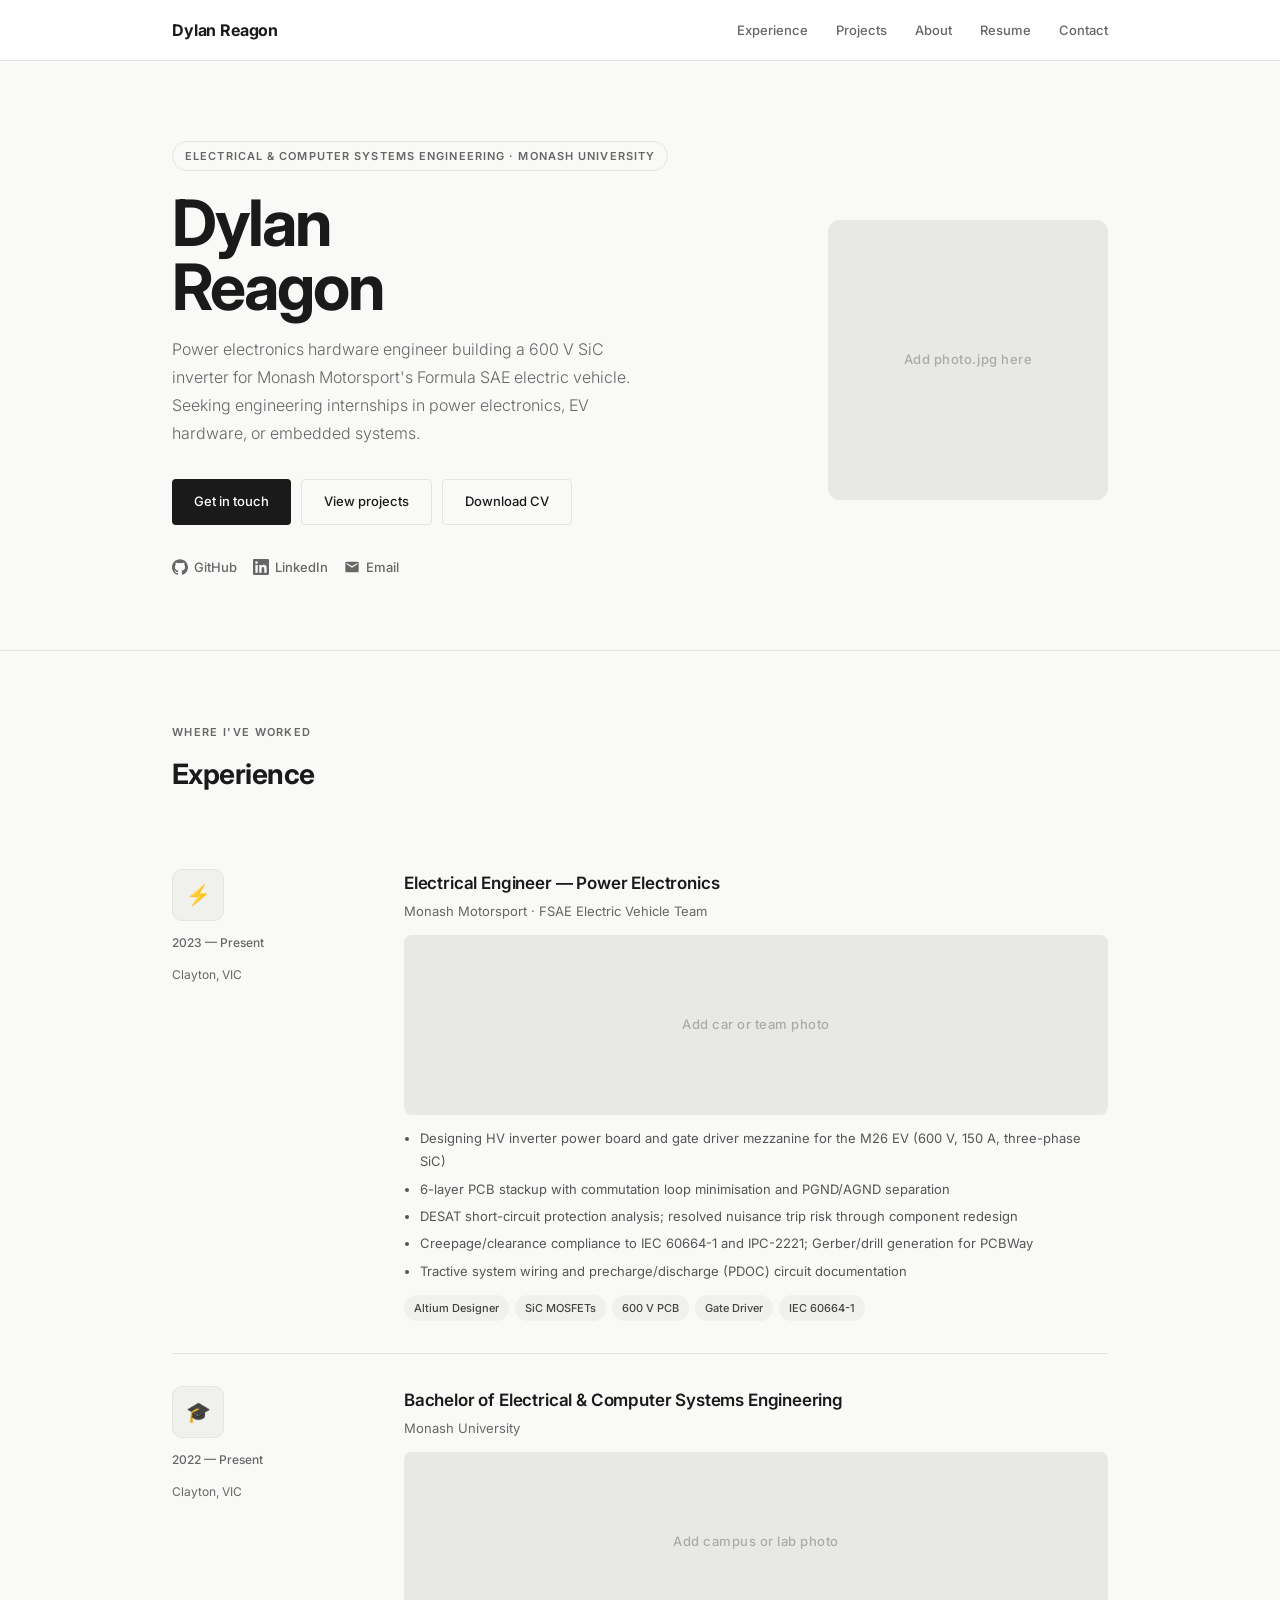
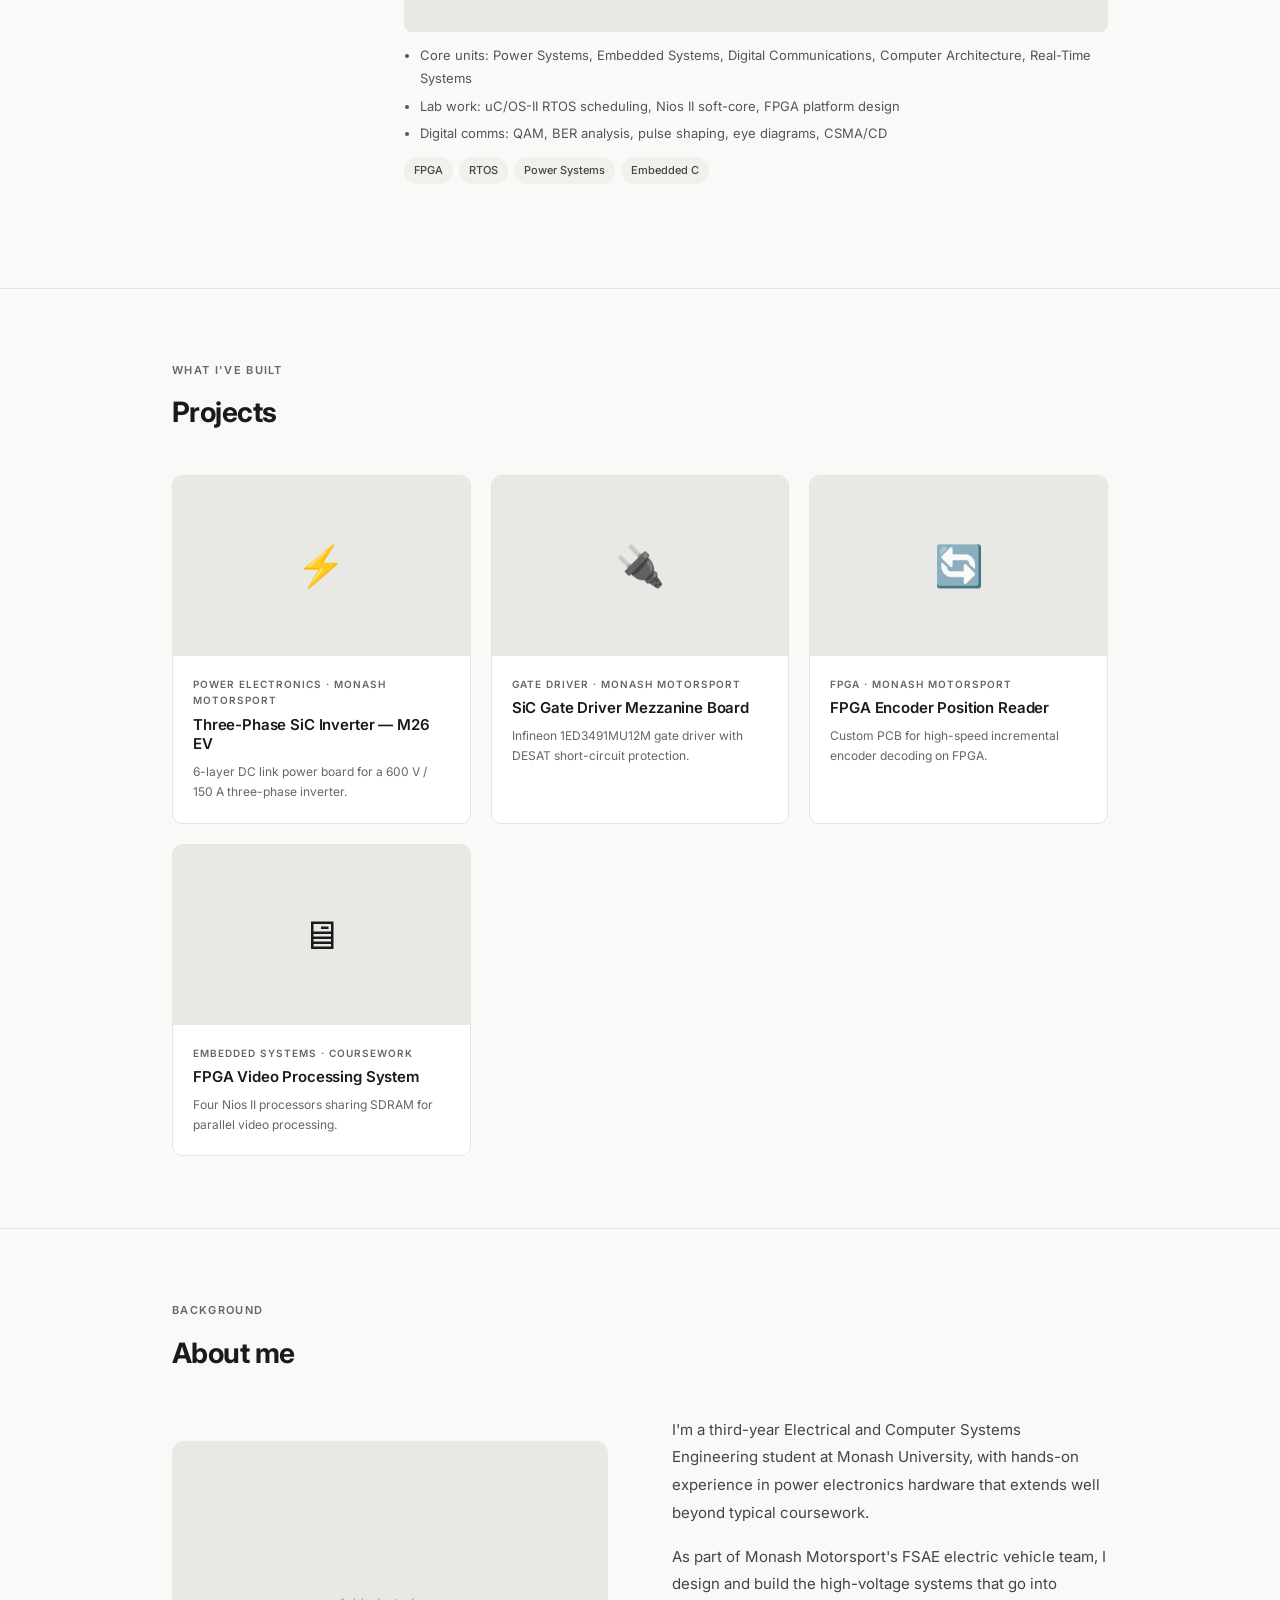
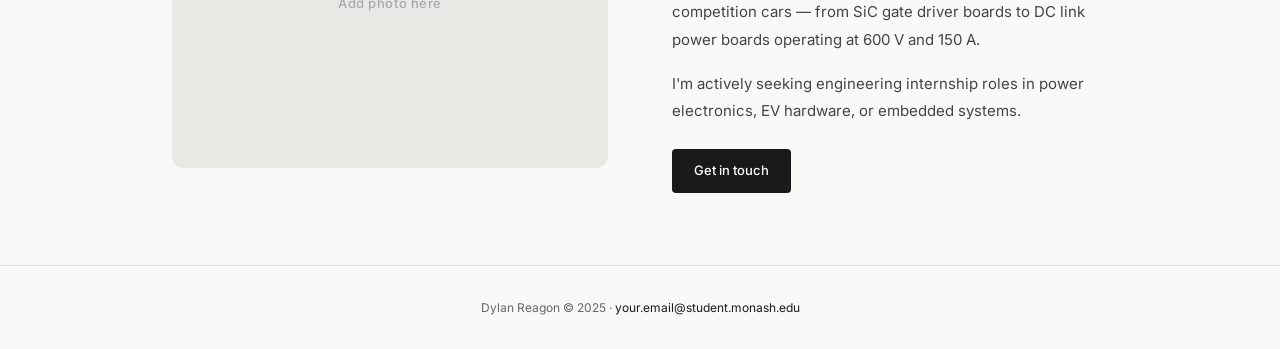
<file: index.html>
<!DOCTYPE html>
<html lang="en">
<head>
  <meta charset="UTF-8" />
  <meta name="viewport" content="width=device-width, initial-scale=1.0" />
  <title>Dylan Reagon — Electrical & Computer Systems Engineer</title>
  <link rel="preconnect" href="https://fonts.googleapis.com" />
  <link href="https://fonts.googleapis.com/css2?family=Inter:wght@300;400;500;600;700&display=swap" rel="stylesheet" />
  <link rel="stylesheet" href="style.css" />
  <style>
    /* HERO */
    #hero {
      padding: 80px 0 72px;
      border-bottom: 1px solid var(--border);
    }
    .hero-grid {
      display: grid;
      grid-template-columns: 1fr 280px;
      gap: 64px;
      align-items: center;
    }
    .hero-tag {
      display: inline-block;
      font-size: 11px; font-weight: 600;
      letter-spacing: 0.1em; text-transform: uppercase;
      color: var(--muted); margin-bottom: 20px;
      padding: 5px 12px;
      border: 1px solid var(--border); border-radius: 100px;
    }
    h1 {
      font-size: clamp(40px, 6vw, 64px);
      font-weight: 700; letter-spacing: -0.03em;
      line-height: 1.0; color: var(--text); margin-bottom: 16px;
    }
    .hero-sub {
      font-size: 16px; color: var(--muted);
      max-width: 480px; line-height: 1.75;
      margin-bottom: 32px; font-weight: 300;
    }
    .hero-btns { display: flex; gap: 10px; flex-wrap: wrap; margin-bottom: 32px; }
    .hero-photo {
      width: 100%; aspect-ratio: 1;
      border-radius: 12px; overflow: hidden;
    }
    .hero-photo img { width: 100%; height: 100%; object-fit: cover; display: block; }
    .hero-socials { display: flex; gap: 16px; }
    .hero-socials a {
      color: var(--muted); text-decoration: none;
      font-size: 13px; font-weight: 500;
      transition: color 0.2s; display: flex; align-items: center; gap: 6px;
    }
    .hero-socials a:hover { color: var(--text); }
    .hero-socials svg { width: 16px; height: 16px; fill: currentColor; }

    /* EXPERIENCE */
    #experience { padding: 72px 0; border-bottom: 1px solid var(--border); }
    .section-label {
      font-size: 11px; font-weight: 600; letter-spacing: 0.12em;
      text-transform: uppercase; color: var(--muted); margin-bottom: 10px;
    }
    h2 {
      font-size: 28px; font-weight: 700;
      letter-spacing: -0.02em; margin-bottom: 40px; color: var(--text);
    }
    .exp-item {
      display: grid; grid-template-columns: 200px 1fr;
      gap: 32px; padding: 32px 0;
      border-bottom: 1px solid var(--border);
    }
    .exp-item:last-child { border-bottom: none; }
    .exp-left { display: flex; flex-direction: column; gap: 12px; }
    .exp-logo {
      width: 52px; height: 52px; border-radius: 10px;
      background: var(--tag-bg); border: 1px solid var(--border);
      display: flex; align-items: center; justify-content: center;
      font-size: 20px;
    }
    .exp-date { font-size: 12px; color: var(--muted); font-weight: 500; }
    .exp-location { font-size: 12px; color: var(--muted); }
    .exp-role {
      font-size: 17px; font-weight: 600;
      color: var(--text); margin-bottom: 4px; letter-spacing: -0.01em;
    }
    .exp-org { font-size: 13px; color: var(--muted); margin-bottom: 12px; }
    .exp-img {
      width: 100%; height: 180px; border-radius: 8px; overflow: hidden;
      margin-bottom: 12px;
    }
    .exp-img img { width: 100%; height: 100%; object-fit: cover; }
    .exp-desc { font-size: 13px; line-height: 1.8; color: #555; }
    .exp-desc li { margin-left: 16px; margin-bottom: 4px; }

    /* PROJECTS */
    #projects { padding: 72px 0; border-bottom: 1px solid var(--border); }
    .projects-grid {
      display: grid;
      grid-template-columns: repeat(3, 1fr);
      gap: 20px;
    }
    .project-card {
      background: var(--white);
      border: 1px solid var(--border);
      border-radius: 10px; overflow: hidden;
      text-decoration: none; color: var(--text);
      transition: box-shadow 0.2s, transform 0.2s;
      display: flex; flex-direction: column;
    }
    .project-card:hover {
      box-shadow: 0 8px 32px rgba(0,0,0,0.08);
      transform: translateY(-3px);
    }
    .project-thumb {
      width: 100%; height: 180px;
      background: #e8e8e4;
      display: flex; align-items: center; justify-content: center;
      font-size: 40px;
    }
    .project-thumb img { width: 100%; height: 100%; object-fit: cover; }
    .project-info { padding: 20px; flex: 1; }
    .project-category {
      font-size: 10px; font-weight: 600; letter-spacing: 0.1em;
      text-transform: uppercase; color: var(--muted); margin-bottom: 6px;
    }
    .project-name {
      font-size: 15px; font-weight: 600;
      color: var(--text); margin-bottom: 8px; letter-spacing: -0.01em;
      line-height: 1.3;
    }
    .project-desc { font-size: 12px; color: var(--muted); line-height: 1.7; }

    /* ABOUT STRIP */
    #about { padding: 72px 0; }
    .about-grid { display: grid; grid-template-columns: 1fr 1fr; gap: 64px; align-items: center; }
    .about-img { width: 100%; aspect-ratio: 4/3; border-radius: 12px; overflow: hidden; }
    .about-img img { width: 100%; height: 100%; object-fit: cover; }
    .about-text p { font-size: 15px; line-height: 1.85; color: #444; margin-bottom: 16px; }
    .about-text p:last-of-type { margin-bottom: 24px; }

    @media (max-width: 700px) {
      .hero-grid { grid-template-columns: 1fr; }
      .hero-photo { display: none; }
      .projects-grid { grid-template-columns: 1fr 1fr; }
      .exp-item { grid-template-columns: 1fr; }
      .about-grid { grid-template-columns: 1fr; }
    }
    @media (max-width: 480px) {
      .projects-grid { grid-template-columns: 1fr; }
    }
  </style>
</head>
<body>

<nav>
  <div class="nav-inner">
    <a class="nav-logo" href="index.html">Dylan Reagon</a>
    <ul class="nav-links">
      <li><a href="#experience">Experience</a></li>
      <li><a href="#projects">Projects</a></li>
      <li><a href="#about">About</a></li>
      <li><a href="resume.pdf" target="_blank">Resume</a></li>
      <li><a href="contact.html">Contact</a></li>
    </ul>
  </div>
</nav>

<!-- HERO -->
<section id="hero">
  <div class="container">
    <div class="hero-grid">
      <div>
        <span class="hero-tag">Electrical & Computer Systems Engineering · Monash University</span>
        <h1>Dylan<br/>Reagon</h1>
        <p class="hero-sub">
          Power electronics hardware engineer building a 600 V SiC inverter for Monash Motorsport's Formula SAE electric vehicle. Seeking engineering internships in power electronics, EV hardware, or embedded systems.
        </p>
        <div class="hero-btns">
          <a class="btn btn-dark" href="contact.html">Get in touch</a>
          <a class="btn btn-outline" href="#projects">View projects</a>
          <a class="btn btn-outline" href="resume.pdf" target="_blank">Download CV</a>
        </div>
        <div class="hero-socials">
          <a href="https://github.com/dylan-reagon" target="_blank">
            <svg viewBox="0 0 24 24"><path d="M12 .297c-6.63 0-12 5.373-12 12 0 5.303 3.438 9.8 8.205 11.385.6.113.82-.258.82-.577 0-.285-.01-1.04-.015-2.04-3.338.724-4.042-1.61-4.042-1.61C4.422 18.07 3.633 17.7 3.633 17.7c-1.087-.744.084-.729.084-.729 1.205.084 1.838 1.236 1.838 1.236 1.07 1.835 2.809 1.305 3.495.998.108-.776.417-1.305.76-1.605-2.665-.3-5.466-1.332-5.466-5.93 0-1.31.465-2.38 1.235-3.22-.135-.303-.54-1.523.105-3.176 0 0 1.005-.322 3.3 1.23.96-.267 1.98-.399 3-.405 1.02.006 2.04.138 3 .405 2.28-1.552 3.285-1.23 3.285-1.23.645 1.653.24 2.873.12 3.176.765.84 1.23 1.91 1.23 3.22 0 4.61-2.805 5.625-5.475 5.92.42.36.81 1.096.81 2.22 0 1.606-.015 2.896-.015 3.286 0 .315.21.69.825.57C20.565 22.092 24 17.592 24 12.297c0-6.627-5.373-12-12-12"/></svg>
            GitHub
          </a>
          <a href="https://linkedin.com/in/yourprofile" target="_blank">
            <svg viewBox="0 0 24 24"><path d="M20.447 20.452h-3.554v-5.569c0-1.328-.027-3.037-1.852-3.037-1.853 0-2.136 1.445-2.136 2.939v5.667H9.351V9h3.414v1.561h.046c.477-.9 1.637-1.85 3.37-1.85 3.601 0 4.267 2.37 4.267 5.455v6.286zM5.337 7.433a2.062 2.062 0 01-2.063-2.065 2.064 2.064 0 112.063 2.065zm1.782 13.019H3.555V9h3.564v11.452zM22.225 0H1.771C.792 0 0 .774 0 1.729v20.542C0 23.227.792 24 1.771 24h20.451C23.2 24 24 23.227 24 22.271V1.729C24 .774 23.2 0 22.222 0h.003z"/></svg>
            LinkedIn
          </a>
          <a href="mailto:your.email@student.monash.edu">
            <svg viewBox="0 0 24 24"><path d="M20 4H4c-1.1 0-2 .9-2 2v12c0 1.1.9 2 2 2h16c1.1 0 2-.9 2-2V6c0-1.1-.9-2-2-2zm0 4l-8 5-8-5V6l8 5 8-5v2z"/></svg>
            Email
          </a>
        </div>
      </div>
      <div>
        <div class="hero-photo img-placeholder" style="aspect-ratio:1; border-radius:12px;">
          <!--
            Replace this div with:
            <img src="images/photo.jpg" alt="Dylan Reagon" />
          -->
          Add photo.jpg here
        </div>
      </div>
    </div>
  </div>
</section>

<!-- EXPERIENCE -->
<section id="experience">
  <div class="container">
    <p class="section-label">Where I've worked</p>
    <h2>Experience</h2>

    <div class="exp-item">
      <div class="exp-left">
        <div class="exp-logo">⚡</div>
        <div class="exp-date">2023 — Present</div>
        <div class="exp-location">Clayton, VIC</div>
      </div>
      <div>
        <div class="exp-role">Electrical Engineer — Power Electronics</div>
        <div class="exp-org">Monash Motorsport · FSAE Electric Vehicle Team</div>
        <div class="exp-img img-placeholder" style="height:180px; border-radius:8px; margin-bottom:12px;">
          <!-- Add team/car photo here: <img src="images/motorsport.jpg" alt="Monash Motorsport" /> -->
          Add car or team photo
        </div>
        <div class="exp-desc">
          <ul>
            <li>Designing HV inverter power board and gate driver mezzanine for the M26 EV (600 V, 150 A, three-phase SiC)</li>
            <li>6-layer PCB stackup with commutation loop minimisation and PGND/AGND separation</li>
            <li>DESAT short-circuit protection analysis; resolved nuisance trip risk through component redesign</li>
            <li>Creepage/clearance compliance to IEC 60664-1 and IPC-2221; Gerber/drill generation for PCBWay</li>
            <li>Tractive system wiring and precharge/discharge (PDOC) circuit documentation</li>
          </ul>
        </div>
        <div class="tags">
          <span class="tag">Altium Designer</span>
          <span class="tag">SiC MOSFETs</span>
          <span class="tag">600 V PCB</span>
          <span class="tag">Gate Driver</span>
          <span class="tag">IEC 60664-1</span>
        </div>
      </div>
    </div>

    <div class="exp-item">
      <div class="exp-left">
        <div class="exp-logo">🎓</div>
        <div class="exp-date">2022 — Present</div>
        <div class="exp-location">Clayton, VIC</div>
      </div>
      <div>
        <div class="exp-role">Bachelor of Electrical & Computer Systems Engineering</div>
        <div class="exp-org">Monash University</div>
        <div class="exp-img img-placeholder" style="height:180px; border-radius:8px; margin-bottom:12px;">
          <!-- Add campus/lab photo: <img src="images/monash.jpg" alt="Monash University" /> -->
          Add campus or lab photo
        </div>
        <div class="exp-desc">
          <ul>
            <li>Core units: Power Systems, Embedded Systems, Digital Communications, Computer Architecture, Real-Time Systems</li>
            <li>Lab work: uC/OS-II RTOS scheduling, Nios II soft-core, FPGA platform design</li>
            <li>Digital comms: QAM, BER analysis, pulse shaping, eye diagrams, CSMA/CD</li>
          </ul>
        </div>
        <div class="tags">
          <span class="tag">FPGA</span>
          <span class="tag">RTOS</span>
          <span class="tag">Power Systems</span>
          <span class="tag">Embedded C</span>
        </div>
      </div>
    </div>

  </div>
</section>

<!-- PROJECTS -->
<section id="projects">
  <div class="container">
    <p class="section-label">What I've built</p>
    <h2>Projects</h2>
    <div class="projects-grid">

      <a class="project-card" href="projects/inverter.html">
        <div class="project-thumb">⚡</div>
        <div class="project-info">
          <div class="project-category">Power Electronics · Monash Motorsport</div>
          <div class="project-name">Three-Phase SiC Inverter — M26 EV</div>
          <p class="project-desc">6-layer DC link power board for a 600 V / 150 A three-phase inverter.</p>
        </div>
      </a>

      <a class="project-card" href="projects/gate-driver.html">
        <div class="project-thumb">🔌</div>
        <div class="project-info">
          <div class="project-category">Gate Driver · Monash Motorsport</div>
          <div class="project-name">SiC Gate Driver Mezzanine Board</div>
          <p class="project-desc">Infineon 1ED3491MU12M gate driver with DESAT short-circuit protection.</p>
        </div>
      </a>

      <a class="project-card" href="projects/encoder.html">
        <div class="project-thumb">🔄</div>
        <div class="project-info">
          <div class="project-category">FPGA · Monash Motorsport</div>
          <div class="project-name">FPGA Encoder Position Reader</div>
          <p class="project-desc">Custom PCB for high-speed incremental encoder decoding on FPGA.</p>
        </div>
      </a>

      <a class="project-card" href="projects/fpga-video.html">
        <div class="project-thumb">🖥</div>
        <div class="project-info">
          <div class="project-category">Embedded Systems · Coursework</div>
          <div class="project-name">FPGA Video Processing System</div>
          <p class="project-desc">Four Nios II processors sharing SDRAM for parallel video processing.</p>
        </div>
      </a>

    </div>
  </div>
</section>

<!-- ABOUT -->
<section id="about">
  <div class="container">
    <p class="section-label">Background</p>
    <h2>About me</h2>
    <div class="about-grid">
      <div class="about-img img-placeholder" style="aspect-ratio:4/3; border-radius:12px;">
        <!-- Add a photo of yourself or your work: <img src="images/about.jpg" alt="Dylan" /> -->
        Add photo here
      </div>
      <div class="about-text">
        <p>I'm a third-year Electrical and Computer Systems Engineering student at Monash University, with hands-on experience in power electronics hardware that extends well beyond typical coursework.</p>
        <p>As part of Monash Motorsport's FSAE electric vehicle team, I design and build the high-voltage systems that go into competition cars — from SiC gate driver boards to DC link power boards operating at 600 V and 150 A.</p>
        <p>I'm actively seeking engineering internship roles in power electronics, EV hardware, or embedded systems.</p>
        <a class="btn btn-dark" href="contact.html">Get in touch</a>
      </div>
    </div>
  </div>
</section>

<footer>
  <p>Dylan Reagon © 2025 · <a href="mailto:your.email@student.monash.edu">your.email@student.monash.edu</a></p>
</footer>

</body>
</html>
</file>
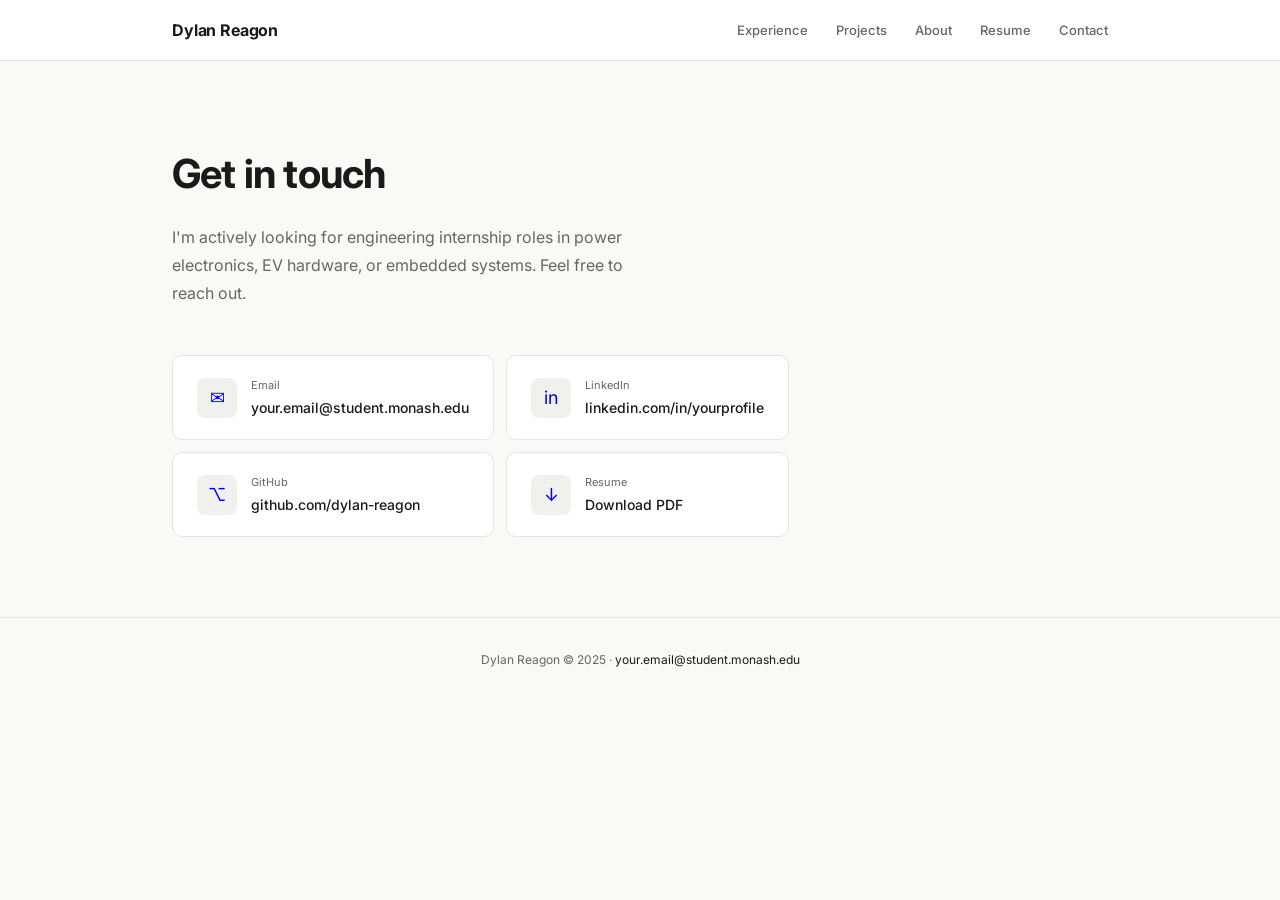
<file: contact.html>
<!DOCTYPE html>
<html lang="en">
<head>
  <meta charset="UTF-8" />
  <meta name="viewport" content="width=device-width, initial-scale=1.0" />
  <title>Contact — Dylan Reagon</title>
  <link rel="preconnect" href="https://fonts.googleapis.com" />
  <link href="https://fonts.googleapis.com/css2?family=Inter:wght@300;400;500;600;700&display=swap" rel="stylesheet" />
  <link rel="stylesheet" href="style.css" />
  <style>
    .contact-page { padding: 80px 0; }
    .contact-page h1 {
      font-size: 40px; font-weight: 700;
      letter-spacing: -0.02em; margin-bottom: 16px;
    }
    .contact-page p { font-size: 16px; color: var(--muted); max-width: 480px; line-height: 1.75; margin-bottom: 48px; }
    .contact-grid { display: grid; grid-template-columns: 1fr 1fr; gap: 12px; max-width: 560px; }
    .contact-card {
      display: flex; align-items: center; gap: 14px;
      background: var(--white); border: 1px solid var(--border);
      border-radius: 10px; padding: 20px 24px;
      text-decoration: none; transition: box-shadow 0.2s;
    }
    .contact-card:hover { box-shadow: 0 4px 20px rgba(0,0,0,0.07); }
    .contact-icon {
      width: 40px; height: 40px; border-radius: 8px;
      background: var(--tag-bg); display: flex;
      align-items: center; justify-content: center; font-size: 18px;
    }
    .contact-label { font-size: 11px; color: var(--muted); margin-bottom: 2px; }
    .contact-value { font-size: 14px; color: var(--text); font-weight: 500; }
  </style>
</head>
<body>
<nav>
  <div class="nav-inner">
    <a class="nav-logo" href="index.html">Dylan Reagon</a>
    <ul class="nav-links">
      <li><a href="index.html#experience">Experience</a></li>
      <li><a href="index.html#projects">Projects</a></li>
      <li><a href="index.html#about">About</a></li>
      <li><a href="resume.pdf" target="_blank">Resume</a></li>
      <li><a href="contact.html">Contact</a></li>
    </ul>
  </div>
</nav>
<section class="contact-page">
  <div class="container">
    <h1>Get in touch</h1>
    <p>I'm actively looking for engineering internship roles in power electronics, EV hardware, or embedded systems. Feel free to reach out.</p>
    <div class="contact-grid">
      <a class="contact-card" href="mailto:your.email@student.monash.edu">
        <div class="contact-icon">✉</div>
        <div><div class="contact-label">Email</div><div class="contact-value">your.email@student.monash.edu</div></div>
      </a>
      <a class="contact-card" href="https://linkedin.com/in/yourprofile" target="_blank">
        <div class="contact-icon">in</div>
        <div><div class="contact-label">LinkedIn</div><div class="contact-value">linkedin.com/in/yourprofile</div></div>
      </a>
      <a class="contact-card" href="https://github.com/dylan-reagon" target="_blank">
        <div class="contact-icon">⌥</div>
        <div><div class="contact-label">GitHub</div><div class="contact-value">github.com/dylan-reagon</div></div>
      </a>
      <a class="contact-card" href="resume.pdf" target="_blank">
        <div class="contact-icon">↓</div>
        <div><div class="contact-label">Resume</div><div class="contact-value">Download PDF</div></div>
      </a>
    </div>
  </div>
</section>
<footer>
  <p>Dylan Reagon © 2025 · <a href="mailto:your.email@student.monash.edu">your.email@student.monash.edu</a></p>
</footer>
</body>
</html>
</file>
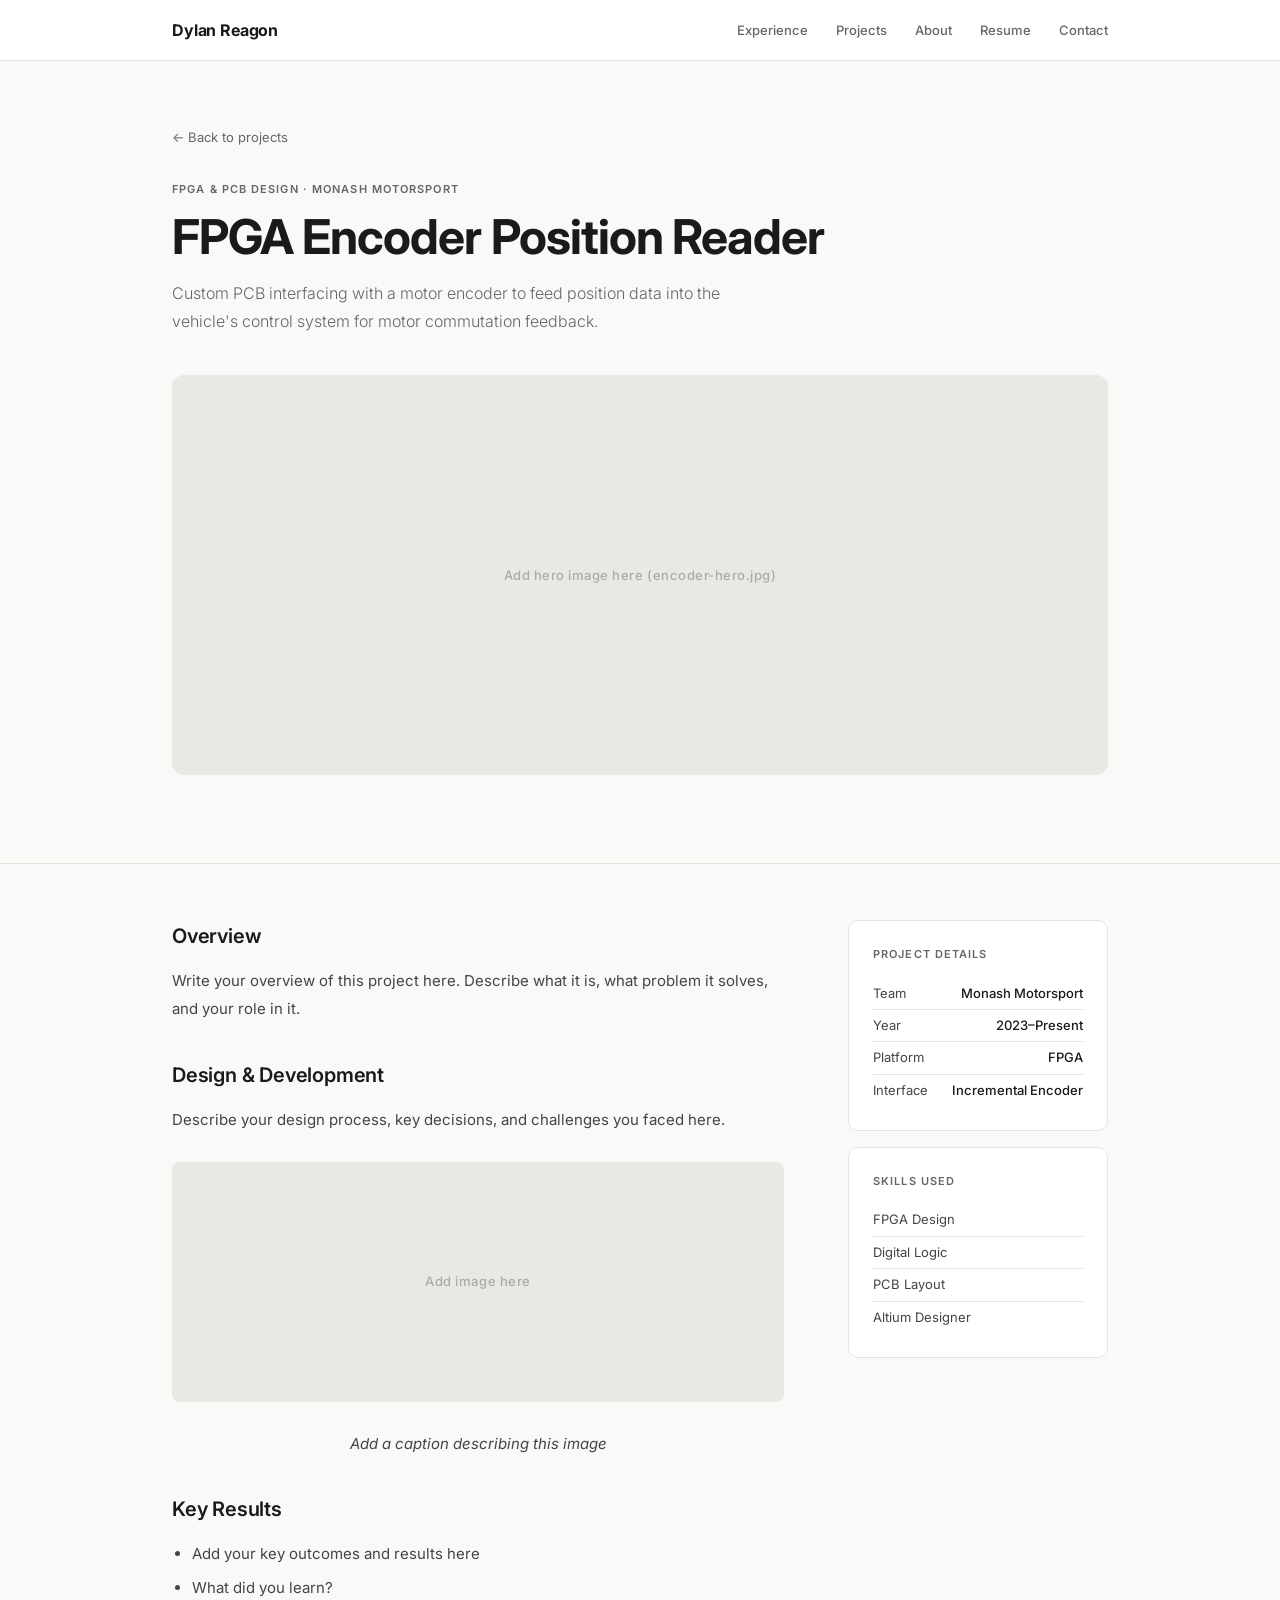
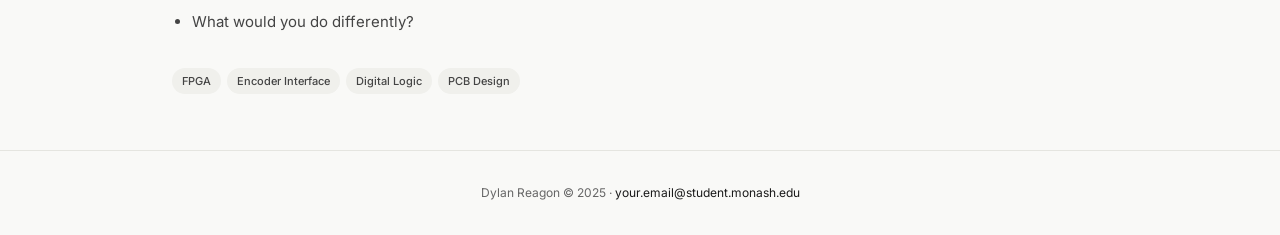
<file: projects/encoder.html>
<!DOCTYPE html>
<html lang="en">
<head>
  <meta charset="UTF-8" />
  <meta name="viewport" content="width=device-width, initial-scale=1.0" />
  <title>FPGA Encoder Position Reader — Dylan Reagon</title>
  <link rel="preconnect" href="https://fonts.googleapis.com" />
  <link href="https://fonts.googleapis.com/css2?family=Inter:wght@300;400;500;600;700&display=swap" rel="stylesheet" />
  <link rel="stylesheet" href="../style.css" />
  <style>
    .project-hero { padding: 64px 0 48px; border-bottom: 1px solid var(--border); }
    .back-link {
      display: inline-flex; align-items: center; gap: 6px;
      font-size: 13px; color: var(--muted); text-decoration: none;
      margin-bottom: 32px; transition: color 0.2s;
    }
    .back-link:hover { color: var(--text); }
    .project-category {
      font-size: 11px; font-weight: 600; letter-spacing: 0.1em;
      text-transform: uppercase; color: var(--muted); margin-bottom: 12px;
    }
    .project-hero h1 {
      font-size: clamp(28px, 5vw, 48px); font-weight: 700;
      letter-spacing: -0.02em; color: var(--text);
      line-height: 1.1; margin-bottom: 16px;
    }
    .project-hero p {
      font-size: 16px; color: var(--muted);
      max-width: 600px; line-height: 1.75; font-weight: 300;
    }
    .hero-img {
      width: 100%; height: 400px; border-radius: 12px;
      margin: 40px 0; overflow: hidden;
    }
    .hero-img img { width: 100%; height: 100%; object-fit: cover; }
    .project-body { padding: 56px 0; }
    .project-layout { display: grid; grid-template-columns: 1fr 260px; gap: 64px; }
    .content h2 {
      font-size: 20px; font-weight: 600;
      letter-spacing: -0.01em; color: var(--text);
      margin: 36px 0 14px;
    }
    .content h2:first-child { margin-top: 0; }
    .content p { font-size: 15px; line-height: 1.85; color: #444; margin-bottom: 14px; }
    .content ul { margin-left: 20px; margin-bottom: 14px; }
    .content ul li { font-size: 15px; line-height: 1.85; color: #444; margin-bottom: 6px; }
    .content img { width: 100%; border-radius: 8px; margin: 20px 0; }
    .sidebar { position: sticky; top: 80px; }
    .sidebar-card {
      background: var(--white); border: 1px solid var(--border);
      border-radius: 10px; padding: 24px; margin-bottom: 16px;
    }
    .sidebar-title {
      font-size: 11px; font-weight: 600; letter-spacing: 0.1em;
      text-transform: uppercase; color: var(--muted); margin-bottom: 14px;
    }
    .sidebar-item {
      font-size: 13px; color: #444; padding: 5px 0;
      border-bottom: 1px solid var(--border);
      display: flex; justify-content: space-between;
    }
    .sidebar-item:last-child { border-bottom: none; }
    .sidebar-item span { font-weight: 500; color: var(--text); }
    .img-block { margin: 28px 0; }
    .img-block img { width: 100%; border-radius: 8px; }
    .img-caption {
      font-size: 12px; color: var(--muted);
      text-align: center; margin-top: 8px; font-style: italic;
    }
    @media (max-width: 700px) {
      .project-layout { grid-template-columns: 1fr; }
      .sidebar { position: static; }
      .hero-img { height: 240px; }
    }
  </style>
</head>
<body>

<nav>
  <div class="nav-inner">
    <a class="nav-logo" href="../index.html">Dylan Reagon</a>
    <ul class="nav-links">
      <li><a href="../index.html#experience">Experience</a></li>
      <li><a href="../index.html#projects">Projects</a></li>
      <li><a href="../index.html#about">About</a></li>
      <li><a href="../resume.pdf" target="_blank">Resume</a></li>
      <li><a href="../contact.html">Contact</a></li>
    </ul>
  </div>
</nav>

<section class="project-hero">
  <div class="container">
    <a class="back-link" href="../index.html#projects">← Back to projects</a>
    <div class="project-category">FPGA & PCB Design · Monash Motorsport</div>
    <h1>FPGA Encoder Position Reader</h1>
    <p>Custom PCB interfacing with a motor encoder to feed position data into the vehicle's control system for motor commutation feedback.</p>

    <!-- HERO IMAGE — replace with your actual photo -->
    <div class="hero-img img-placeholder">
      <!-- <img src="../images/encoder-hero.jpg" alt="FPGA Encoder Position Reader" /> -->
      Add hero image here (encoder-hero.jpg)
    </div>
  </div>
</section>

<section class="project-body">
  <div class="container">
    <div class="project-layout">

      <!-- MAIN CONTENT — write your own overview here -->
      <div class="content">
        <h2>Overview</h2>
        <p>Write your overview of this project here. Describe what it is, what problem it solves, and your role in it.</p>

        <h2>Design & Development</h2>
        <p>Describe your design process, key decisions, and challenges you faced here.</p>

        <!-- Add images like this: -->
        <div class="img-block img-placeholder" style="height:240px; border-radius:8px;">
          <!-- <img src="../images/encoder-1.jpg" alt="Description" /> -->
          Add image here
        </div>
        <p class="img-caption">Add a caption describing this image</p>

        <h2>Key Results</h2>
        <ul>
          <li>Add your key outcomes and results here</li>
          <li>What did you learn?</li>
          <li>What would you do differently?</li>
        </ul>

        <div class="tags" style="margin-top: 32px;">
          <span class="tag">FPGA</span><span class="tag">Encoder Interface</span><span class="tag">Digital Logic</span><span class="tag">PCB Design</span>
        </div>
      </div>

      <!-- SIDEBAR -->
      <div class="sidebar">
        <div class="sidebar-card">
          <div class="sidebar-title">Project Details</div>
          <div class="sidebar-item">Team <span>Monash Motorsport</span></div><div class="sidebar-item">Year <span>2023–Present</span></div><div class="sidebar-item">Platform <span>FPGA</span></div><div class="sidebar-item">Interface <span>Incremental Encoder</span></div>
        </div>
        <div class="sidebar-card">
          <div class="sidebar-title">Skills Used</div>
          <div class="sidebar-item">FPGA Design</div><div class="sidebar-item">Digital Logic</div><div class="sidebar-item">PCB Layout</div><div class="sidebar-item">Altium Designer</div>
        </div>
      </div>

    </div>
  </div>
</section>

<footer>
  <p>Dylan Reagon © 2025 · <a href="mailto:your.email@student.monash.edu">your.email@student.monash.edu</a></p>
</footer>

</body>
</html>
</file>
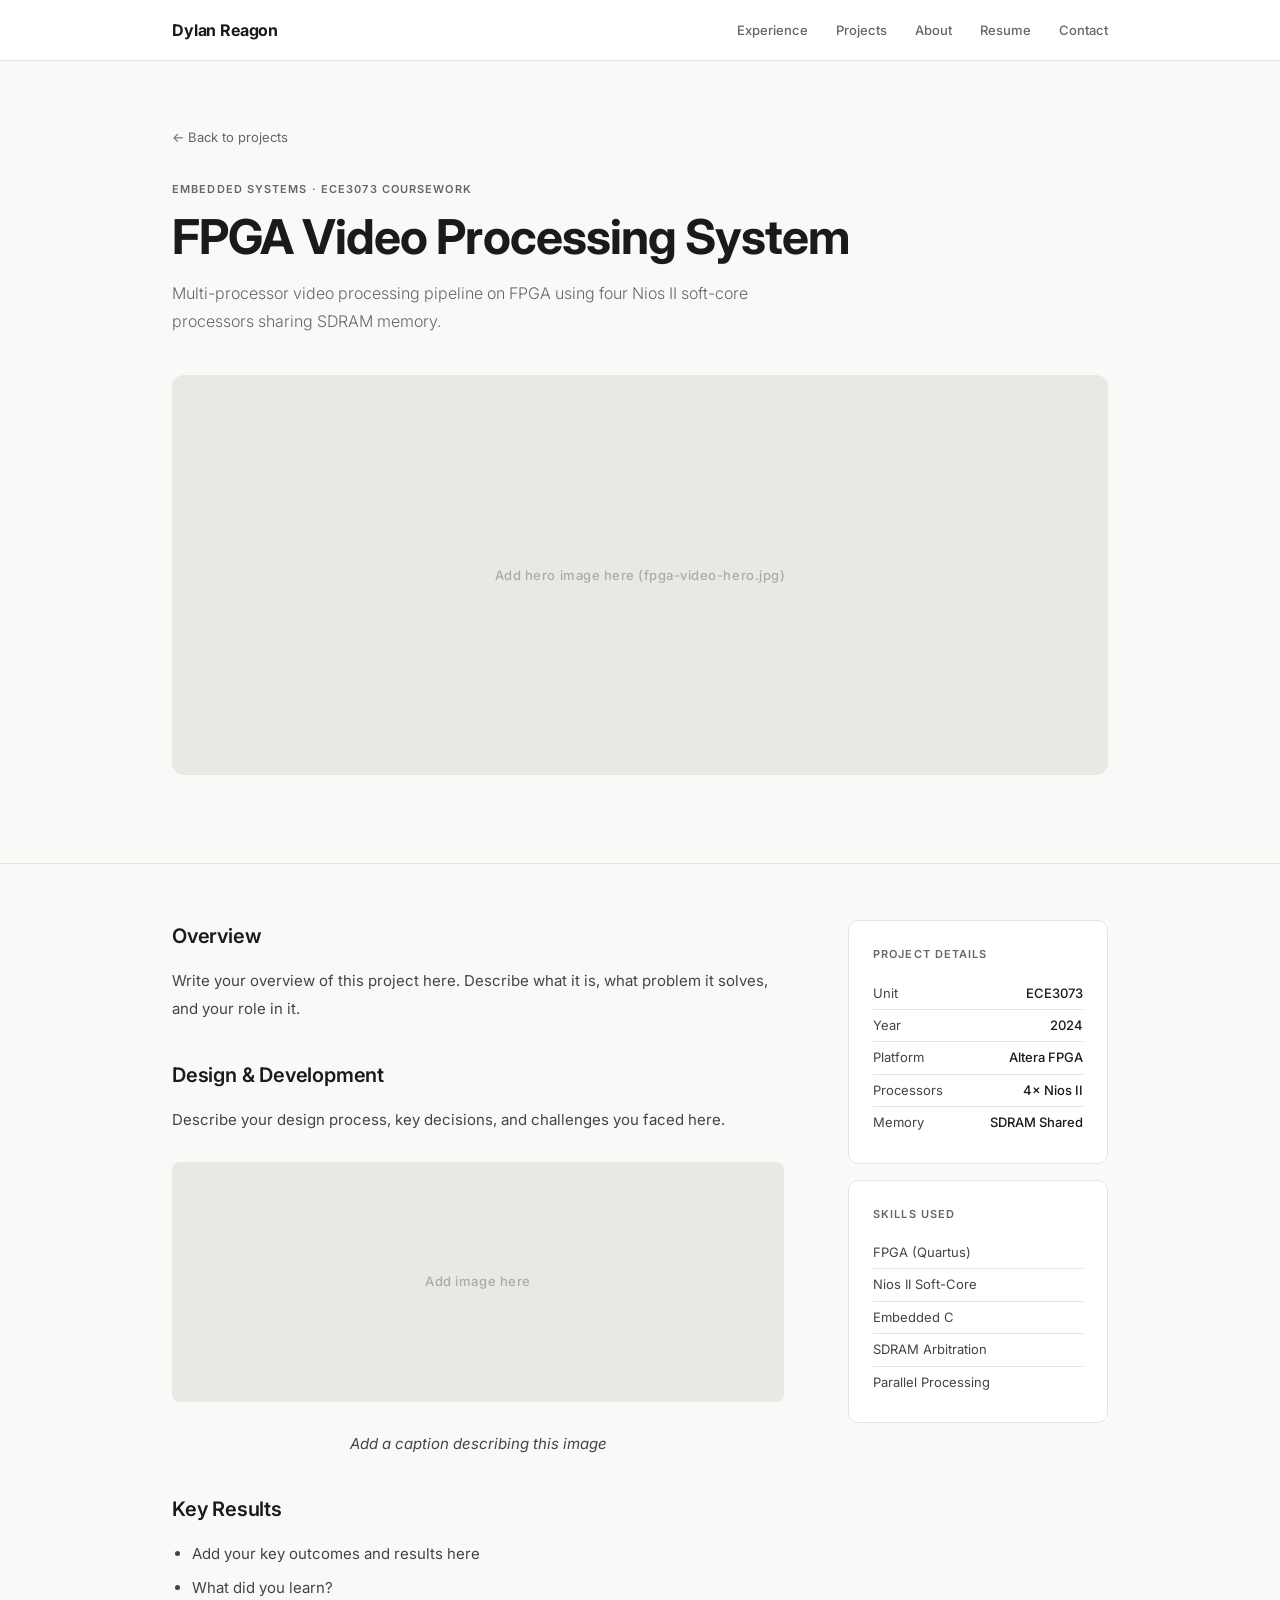
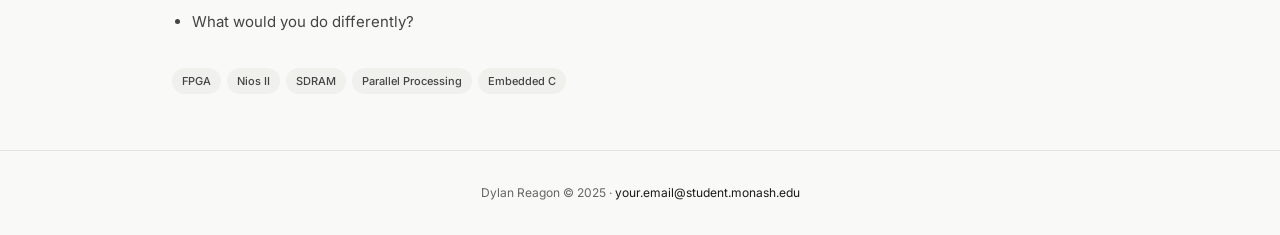
<file: projects/fpga-video.html>
<!DOCTYPE html>
<html lang="en">
<head>
  <meta charset="UTF-8" />
  <meta name="viewport" content="width=device-width, initial-scale=1.0" />
  <title>FPGA Video Processing System — Dylan Reagon</title>
  <link rel="preconnect" href="https://fonts.googleapis.com" />
  <link href="https://fonts.googleapis.com/css2?family=Inter:wght@300;400;500;600;700&display=swap" rel="stylesheet" />
  <link rel="stylesheet" href="../style.css" />
  <style>
    .project-hero { padding: 64px 0 48px; border-bottom: 1px solid var(--border); }
    .back-link {
      display: inline-flex; align-items: center; gap: 6px;
      font-size: 13px; color: var(--muted); text-decoration: none;
      margin-bottom: 32px; transition: color 0.2s;
    }
    .back-link:hover { color: var(--text); }
    .project-category {
      font-size: 11px; font-weight: 600; letter-spacing: 0.1em;
      text-transform: uppercase; color: var(--muted); margin-bottom: 12px;
    }
    .project-hero h1 {
      font-size: clamp(28px, 5vw, 48px); font-weight: 700;
      letter-spacing: -0.02em; color: var(--text);
      line-height: 1.1; margin-bottom: 16px;
    }
    .project-hero p {
      font-size: 16px; color: var(--muted);
      max-width: 600px; line-height: 1.75; font-weight: 300;
    }
    .hero-img {
      width: 100%; height: 400px; border-radius: 12px;
      margin: 40px 0; overflow: hidden;
    }
    .hero-img img { width: 100%; height: 100%; object-fit: cover; }
    .project-body { padding: 56px 0; }
    .project-layout { display: grid; grid-template-columns: 1fr 260px; gap: 64px; }
    .content h2 {
      font-size: 20px; font-weight: 600;
      letter-spacing: -0.01em; color: var(--text);
      margin: 36px 0 14px;
    }
    .content h2:first-child { margin-top: 0; }
    .content p { font-size: 15px; line-height: 1.85; color: #444; margin-bottom: 14px; }
    .content ul { margin-left: 20px; margin-bottom: 14px; }
    .content ul li { font-size: 15px; line-height: 1.85; color: #444; margin-bottom: 6px; }
    .content img { width: 100%; border-radius: 8px; margin: 20px 0; }
    .sidebar { position: sticky; top: 80px; }
    .sidebar-card {
      background: var(--white); border: 1px solid var(--border);
      border-radius: 10px; padding: 24px; margin-bottom: 16px;
    }
    .sidebar-title {
      font-size: 11px; font-weight: 600; letter-spacing: 0.1em;
      text-transform: uppercase; color: var(--muted); margin-bottom: 14px;
    }
    .sidebar-item {
      font-size: 13px; color: #444; padding: 5px 0;
      border-bottom: 1px solid var(--border);
      display: flex; justify-content: space-between;
    }
    .sidebar-item:last-child { border-bottom: none; }
    .sidebar-item span { font-weight: 500; color: var(--text); }
    .img-block { margin: 28px 0; }
    .img-block img { width: 100%; border-radius: 8px; }
    .img-caption {
      font-size: 12px; color: var(--muted);
      text-align: center; margin-top: 8px; font-style: italic;
    }
    @media (max-width: 700px) {
      .project-layout { grid-template-columns: 1fr; }
      .sidebar { position: static; }
      .hero-img { height: 240px; }
    }
  </style>
</head>
<body>

<nav>
  <div class="nav-inner">
    <a class="nav-logo" href="../index.html">Dylan Reagon</a>
    <ul class="nav-links">
      <li><a href="../index.html#experience">Experience</a></li>
      <li><a href="../index.html#projects">Projects</a></li>
      <li><a href="../index.html#about">About</a></li>
      <li><a href="../resume.pdf" target="_blank">Resume</a></li>
      <li><a href="../contact.html">Contact</a></li>
    </ul>
  </div>
</nav>

<section class="project-hero">
  <div class="container">
    <a class="back-link" href="../index.html#projects">← Back to projects</a>
    <div class="project-category">Embedded Systems · ECE3073 Coursework</div>
    <h1>FPGA Video Processing System</h1>
    <p>Multi-processor video processing pipeline on FPGA using four Nios II soft-core processors sharing SDRAM memory.</p>

    <!-- HERO IMAGE — replace with your actual photo -->
    <div class="hero-img img-placeholder">
      <!-- <img src="../images/fpga-video-hero.jpg" alt="FPGA Video Processing System" /> -->
      Add hero image here (fpga-video-hero.jpg)
    </div>
  </div>
</section>

<section class="project-body">
  <div class="container">
    <div class="project-layout">

      <!-- MAIN CONTENT — write your own overview here -->
      <div class="content">
        <h2>Overview</h2>
        <p>Write your overview of this project here. Describe what it is, what problem it solves, and your role in it.</p>

        <h2>Design & Development</h2>
        <p>Describe your design process, key decisions, and challenges you faced here.</p>

        <!-- Add images like this: -->
        <div class="img-block img-placeholder" style="height:240px; border-radius:8px;">
          <!-- <img src="../images/fpga-video-1.jpg" alt="Description" /> -->
          Add image here
        </div>
        <p class="img-caption">Add a caption describing this image</p>

        <h2>Key Results</h2>
        <ul>
          <li>Add your key outcomes and results here</li>
          <li>What did you learn?</li>
          <li>What would you do differently?</li>
        </ul>

        <div class="tags" style="margin-top: 32px;">
          <span class="tag">FPGA</span><span class="tag">Nios II</span><span class="tag">SDRAM</span><span class="tag">Parallel Processing</span><span class="tag">Embedded C</span>
        </div>
      </div>

      <!-- SIDEBAR -->
      <div class="sidebar">
        <div class="sidebar-card">
          <div class="sidebar-title">Project Details</div>
          <div class="sidebar-item">Unit <span>ECE3073</span></div><div class="sidebar-item">Year <span>2024</span></div><div class="sidebar-item">Platform <span>Altera FPGA</span></div><div class="sidebar-item">Processors <span>4× Nios II</span></div><div class="sidebar-item">Memory <span>SDRAM Shared</span></div>
        </div>
        <div class="sidebar-card">
          <div class="sidebar-title">Skills Used</div>
          <div class="sidebar-item">FPGA (Quartus)</div><div class="sidebar-item">Nios II Soft-Core</div><div class="sidebar-item">Embedded C</div><div class="sidebar-item">SDRAM Arbitration</div><div class="sidebar-item">Parallel Processing</div>
        </div>
      </div>

    </div>
  </div>
</section>

<footer>
  <p>Dylan Reagon © 2025 · <a href="mailto:your.email@student.monash.edu">your.email@student.monash.edu</a></p>
</footer>

</body>
</html>
</file>
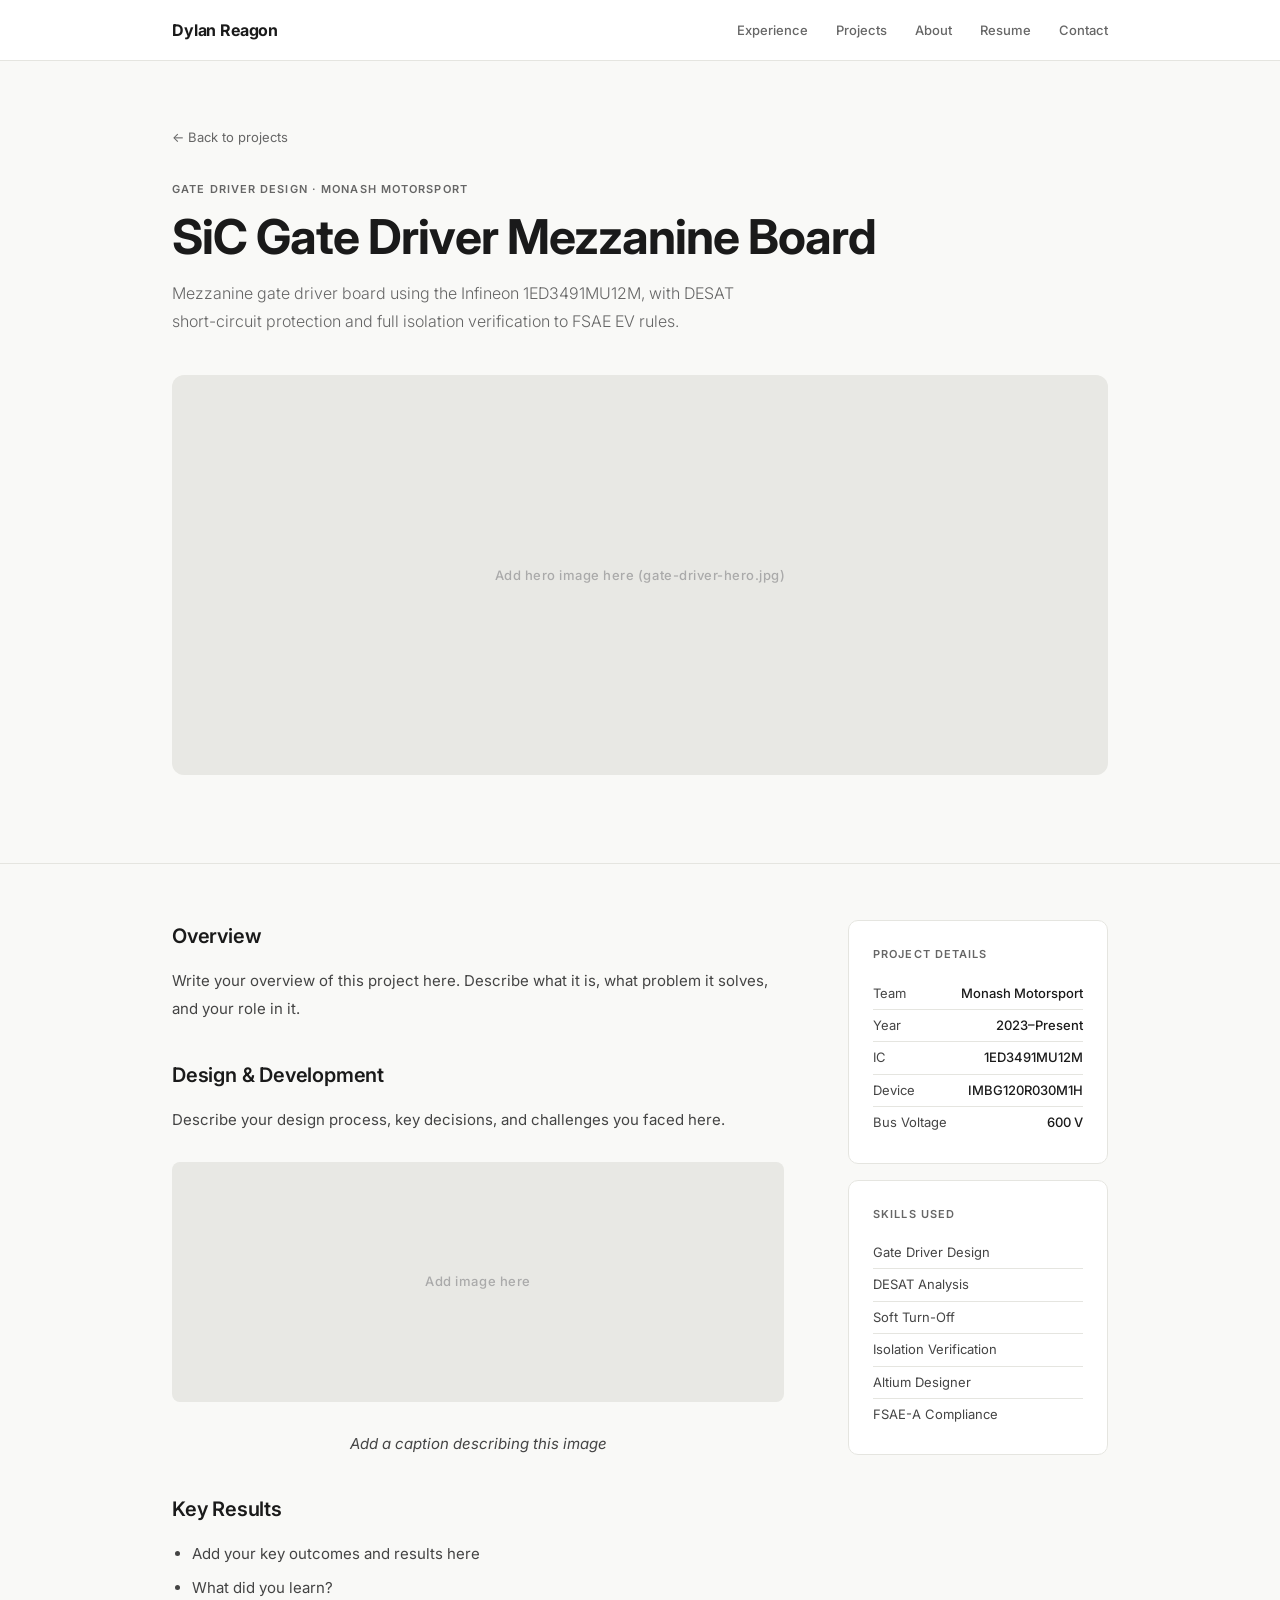
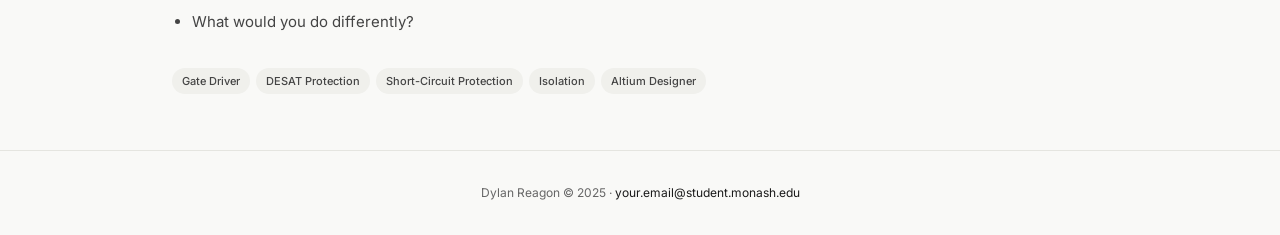
<file: projects/gate-driver.html>
<!DOCTYPE html>
<html lang="en">
<head>
  <meta charset="UTF-8" />
  <meta name="viewport" content="width=device-width, initial-scale=1.0" />
  <title>SiC Gate Driver Mezzanine Board — Dylan Reagon</title>
  <link rel="preconnect" href="https://fonts.googleapis.com" />
  <link href="https://fonts.googleapis.com/css2?family=Inter:wght@300;400;500;600;700&display=swap" rel="stylesheet" />
  <link rel="stylesheet" href="../style.css" />
  <style>
    .project-hero { padding: 64px 0 48px; border-bottom: 1px solid var(--border); }
    .back-link {
      display: inline-flex; align-items: center; gap: 6px;
      font-size: 13px; color: var(--muted); text-decoration: none;
      margin-bottom: 32px; transition: color 0.2s;
    }
    .back-link:hover { color: var(--text); }
    .project-category {
      font-size: 11px; font-weight: 600; letter-spacing: 0.1em;
      text-transform: uppercase; color: var(--muted); margin-bottom: 12px;
    }
    .project-hero h1 {
      font-size: clamp(28px, 5vw, 48px); font-weight: 700;
      letter-spacing: -0.02em; color: var(--text);
      line-height: 1.1; margin-bottom: 16px;
    }
    .project-hero p {
      font-size: 16px; color: var(--muted);
      max-width: 600px; line-height: 1.75; font-weight: 300;
    }
    .hero-img {
      width: 100%; height: 400px; border-radius: 12px;
      margin: 40px 0; overflow: hidden;
    }
    .hero-img img { width: 100%; height: 100%; object-fit: cover; }
    .project-body { padding: 56px 0; }
    .project-layout { display: grid; grid-template-columns: 1fr 260px; gap: 64px; }
    .content h2 {
      font-size: 20px; font-weight: 600;
      letter-spacing: -0.01em; color: var(--text);
      margin: 36px 0 14px;
    }
    .content h2:first-child { margin-top: 0; }
    .content p { font-size: 15px; line-height: 1.85; color: #444; margin-bottom: 14px; }
    .content ul { margin-left: 20px; margin-bottom: 14px; }
    .content ul li { font-size: 15px; line-height: 1.85; color: #444; margin-bottom: 6px; }
    .content img { width: 100%; border-radius: 8px; margin: 20px 0; }
    .sidebar { position: sticky; top: 80px; }
    .sidebar-card {
      background: var(--white); border: 1px solid var(--border);
      border-radius: 10px; padding: 24px; margin-bottom: 16px;
    }
    .sidebar-title {
      font-size: 11px; font-weight: 600; letter-spacing: 0.1em;
      text-transform: uppercase; color: var(--muted); margin-bottom: 14px;
    }
    .sidebar-item {
      font-size: 13px; color: #444; padding: 5px 0;
      border-bottom: 1px solid var(--border);
      display: flex; justify-content: space-between;
    }
    .sidebar-item:last-child { border-bottom: none; }
    .sidebar-item span { font-weight: 500; color: var(--text); }
    .img-block { margin: 28px 0; }
    .img-block img { width: 100%; border-radius: 8px; }
    .img-caption {
      font-size: 12px; color: var(--muted);
      text-align: center; margin-top: 8px; font-style: italic;
    }
    @media (max-width: 700px) {
      .project-layout { grid-template-columns: 1fr; }
      .sidebar { position: static; }
      .hero-img { height: 240px; }
    }
  </style>
</head>
<body>

<nav>
  <div class="nav-inner">
    <a class="nav-logo" href="../index.html">Dylan Reagon</a>
    <ul class="nav-links">
      <li><a href="../index.html#experience">Experience</a></li>
      <li><a href="../index.html#projects">Projects</a></li>
      <li><a href="../index.html#about">About</a></li>
      <li><a href="../resume.pdf" target="_blank">Resume</a></li>
      <li><a href="../contact.html">Contact</a></li>
    </ul>
  </div>
</nav>

<section class="project-hero">
  <div class="container">
    <a class="back-link" href="../index.html#projects">← Back to projects</a>
    <div class="project-category">Gate Driver Design · Monash Motorsport</div>
    <h1>SiC Gate Driver Mezzanine Board</h1>
    <p>Mezzanine gate driver board using the Infineon 1ED3491MU12M, with DESAT short-circuit protection and full isolation verification to FSAE EV rules.</p>

    <!-- HERO IMAGE — replace with your actual photo -->
    <div class="hero-img img-placeholder">
      <!-- <img src="../images/gate-driver-hero.jpg" alt="SiC Gate Driver Mezzanine Board" /> -->
      Add hero image here (gate-driver-hero.jpg)
    </div>
  </div>
</section>

<section class="project-body">
  <div class="container">
    <div class="project-layout">

      <!-- MAIN CONTENT — write your own overview here -->
      <div class="content">
        <h2>Overview</h2>
        <p>Write your overview of this project here. Describe what it is, what problem it solves, and your role in it.</p>

        <h2>Design & Development</h2>
        <p>Describe your design process, key decisions, and challenges you faced here.</p>

        <!-- Add images like this: -->
        <div class="img-block img-placeholder" style="height:240px; border-radius:8px;">
          <!-- <img src="../images/gate-driver-1.jpg" alt="Description" /> -->
          Add image here
        </div>
        <p class="img-caption">Add a caption describing this image</p>

        <h2>Key Results</h2>
        <ul>
          <li>Add your key outcomes and results here</li>
          <li>What did you learn?</li>
          <li>What would you do differently?</li>
        </ul>

        <div class="tags" style="margin-top: 32px;">
          <span class="tag">Gate Driver</span><span class="tag">DESAT Protection</span><span class="tag">Short-Circuit Protection</span><span class="tag">Isolation</span><span class="tag">Altium Designer</span>
        </div>
      </div>

      <!-- SIDEBAR -->
      <div class="sidebar">
        <div class="sidebar-card">
          <div class="sidebar-title">Project Details</div>
          <div class="sidebar-item">Team <span>Monash Motorsport</span></div><div class="sidebar-item">Year <span>2023–Present</span></div><div class="sidebar-item">IC <span>1ED3491MU12M</span></div><div class="sidebar-item">Device <span>IMBG120R030M1H</span></div><div class="sidebar-item">Bus Voltage <span>600 V</span></div>
        </div>
        <div class="sidebar-card">
          <div class="sidebar-title">Skills Used</div>
          <div class="sidebar-item">Gate Driver Design</div><div class="sidebar-item">DESAT Analysis</div><div class="sidebar-item">Soft Turn-Off</div><div class="sidebar-item">Isolation Verification</div><div class="sidebar-item">Altium Designer</div><div class="sidebar-item">FSAE-A Compliance</div>
        </div>
      </div>

    </div>
  </div>
</section>

<footer>
  <p>Dylan Reagon © 2025 · <a href="mailto:your.email@student.monash.edu">your.email@student.monash.edu</a></p>
</footer>

</body>
</html>
</file>
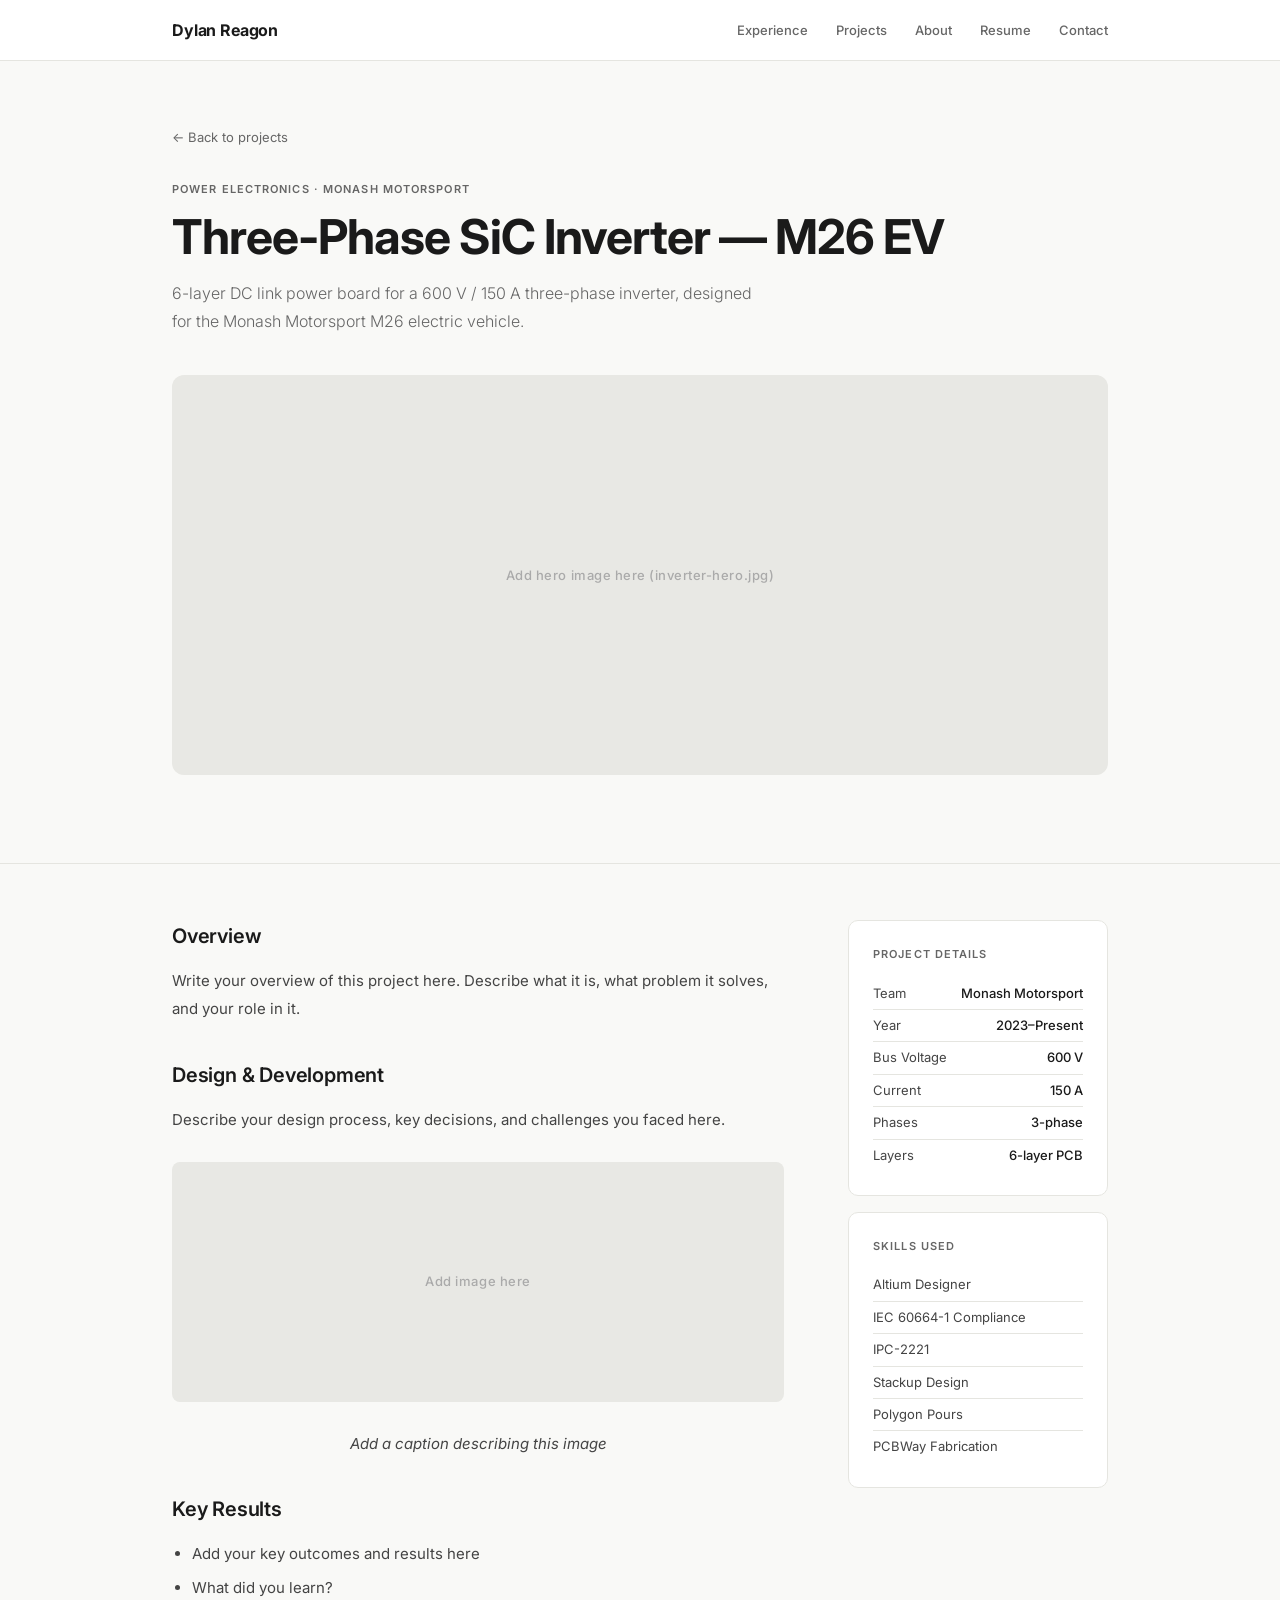
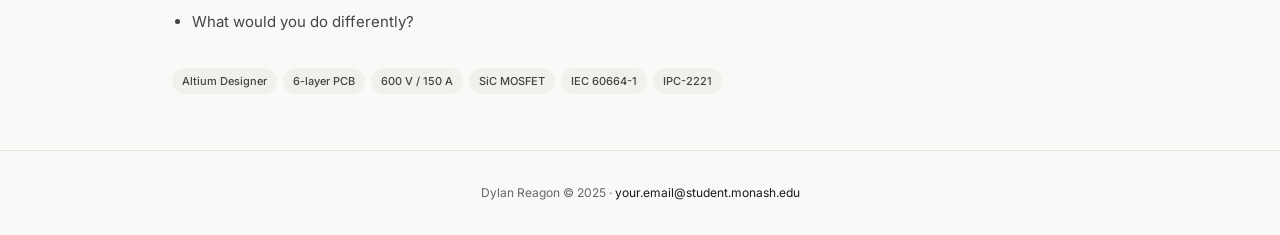
<file: projects/inverter.html>
<!DOCTYPE html>
<html lang="en">
<head>
  <meta charset="UTF-8" />
  <meta name="viewport" content="width=device-width, initial-scale=1.0" />
  <title>Three-Phase SiC Inverter — M26 EV — Dylan Reagon</title>
  <link rel="preconnect" href="https://fonts.googleapis.com" />
  <link href="https://fonts.googleapis.com/css2?family=Inter:wght@300;400;500;600;700&display=swap" rel="stylesheet" />
  <link rel="stylesheet" href="../style.css" />
  <style>
    .project-hero { padding: 64px 0 48px; border-bottom: 1px solid var(--border); }
    .back-link {
      display: inline-flex; align-items: center; gap: 6px;
      font-size: 13px; color: var(--muted); text-decoration: none;
      margin-bottom: 32px; transition: color 0.2s;
    }
    .back-link:hover { color: var(--text); }
    .project-category {
      font-size: 11px; font-weight: 600; letter-spacing: 0.1em;
      text-transform: uppercase; color: var(--muted); margin-bottom: 12px;
    }
    .project-hero h1 {
      font-size: clamp(28px, 5vw, 48px); font-weight: 700;
      letter-spacing: -0.02em; color: var(--text);
      line-height: 1.1; margin-bottom: 16px;
    }
    .project-hero p {
      font-size: 16px; color: var(--muted);
      max-width: 600px; line-height: 1.75; font-weight: 300;
    }
    .hero-img {
      width: 100%; height: 400px; border-radius: 12px;
      margin: 40px 0; overflow: hidden;
    }
    .hero-img img { width: 100%; height: 100%; object-fit: cover; }
    .project-body { padding: 56px 0; }
    .project-layout { display: grid; grid-template-columns: 1fr 260px; gap: 64px; }
    .content h2 {
      font-size: 20px; font-weight: 600;
      letter-spacing: -0.01em; color: var(--text);
      margin: 36px 0 14px;
    }
    .content h2:first-child { margin-top: 0; }
    .content p { font-size: 15px; line-height: 1.85; color: #444; margin-bottom: 14px; }
    .content ul { margin-left: 20px; margin-bottom: 14px; }
    .content ul li { font-size: 15px; line-height: 1.85; color: #444; margin-bottom: 6px; }
    .content img { width: 100%; border-radius: 8px; margin: 20px 0; }
    .sidebar { position: sticky; top: 80px; }
    .sidebar-card {
      background: var(--white); border: 1px solid var(--border);
      border-radius: 10px; padding: 24px; margin-bottom: 16px;
    }
    .sidebar-title {
      font-size: 11px; font-weight: 600; letter-spacing: 0.1em;
      text-transform: uppercase; color: var(--muted); margin-bottom: 14px;
    }
    .sidebar-item {
      font-size: 13px; color: #444; padding: 5px 0;
      border-bottom: 1px solid var(--border);
      display: flex; justify-content: space-between;
    }
    .sidebar-item:last-child { border-bottom: none; }
    .sidebar-item span { font-weight: 500; color: var(--text); }
    .img-block { margin: 28px 0; }
    .img-block img { width: 100%; border-radius: 8px; }
    .img-caption {
      font-size: 12px; color: var(--muted);
      text-align: center; margin-top: 8px; font-style: italic;
    }
    @media (max-width: 700px) {
      .project-layout { grid-template-columns: 1fr; }
      .sidebar { position: static; }
      .hero-img { height: 240px; }
    }
  </style>
</head>
<body>

<nav>
  <div class="nav-inner">
    <a class="nav-logo" href="../index.html">Dylan Reagon</a>
    <ul class="nav-links">
      <li><a href="../index.html#experience">Experience</a></li>
      <li><a href="../index.html#projects">Projects</a></li>
      <li><a href="../index.html#about">About</a></li>
      <li><a href="../resume.pdf" target="_blank">Resume</a></li>
      <li><a href="../contact.html">Contact</a></li>
    </ul>
  </div>
</nav>

<section class="project-hero">
  <div class="container">
    <a class="back-link" href="../index.html#projects">← Back to projects</a>
    <div class="project-category">Power Electronics · Monash Motorsport</div>
    <h1>Three-Phase SiC Inverter — M26 EV</h1>
    <p>6-layer DC link power board for a 600 V / 150 A three-phase inverter, designed for the Monash Motorsport M26 electric vehicle.</p>

    <!-- HERO IMAGE — replace with your actual photo -->
    <div class="hero-img img-placeholder">
      <!-- <img src="../images/inverter-hero.jpg" alt="Three-Phase SiC Inverter — M26 EV" /> -->
      Add hero image here (inverter-hero.jpg)
    </div>
  </div>
</section>

<section class="project-body">
  <div class="container">
    <div class="project-layout">

      <!-- MAIN CONTENT — write your own overview here -->
      <div class="content">
        <h2>Overview</h2>
        <p>Write your overview of this project here. Describe what it is, what problem it solves, and your role in it.</p>

        <h2>Design & Development</h2>
        <p>Describe your design process, key decisions, and challenges you faced here.</p>

        <!-- Add images like this: -->
        <div class="img-block img-placeholder" style="height:240px; border-radius:8px;">
          <!-- <img src="../images/inverter-1.jpg" alt="Description" /> -->
          Add image here
        </div>
        <p class="img-caption">Add a caption describing this image</p>

        <h2>Key Results</h2>
        <ul>
          <li>Add your key outcomes and results here</li>
          <li>What did you learn?</li>
          <li>What would you do differently?</li>
        </ul>

        <div class="tags" style="margin-top: 32px;">
          <span class="tag">Altium Designer</span><span class="tag">6-layer PCB</span><span class="tag">600 V / 150 A</span><span class="tag">SiC MOSFET</span><span class="tag">IEC 60664-1</span><span class="tag">IPC-2221</span>
        </div>
      </div>

      <!-- SIDEBAR -->
      <div class="sidebar">
        <div class="sidebar-card">
          <div class="sidebar-title">Project Details</div>
          <div class="sidebar-item">Team <span>Monash Motorsport</span></div><div class="sidebar-item">Year <span>2023–Present</span></div><div class="sidebar-item">Bus Voltage <span>600 V</span></div><div class="sidebar-item">Current <span>150 A</span></div><div class="sidebar-item">Phases <span>3-phase</span></div><div class="sidebar-item">Layers <span>6-layer PCB</span></div>
        </div>
        <div class="sidebar-card">
          <div class="sidebar-title">Skills Used</div>
          <div class="sidebar-item">Altium Designer</div><div class="sidebar-item">IEC 60664-1 Compliance</div><div class="sidebar-item">IPC-2221</div><div class="sidebar-item">Stackup Design</div><div class="sidebar-item">Polygon Pours</div><div class="sidebar-item">PCBWay Fabrication</div>
        </div>
      </div>

    </div>
  </div>
</section>

<footer>
  <p>Dylan Reagon © 2025 · <a href="mailto:your.email@student.monash.edu">your.email@student.monash.edu</a></p>
</footer>

</body>
</html>
</file>
<file: style.css>
/* ── SHARED STYLES ── */
:root {
  --bg: #f9f9f7;
  --white: #ffffff;
  --text: #1a1a1a;
  --muted: #666;
  --border: #e5e5e0;
  --accent: #1a1a1a;
  --tag-bg: #f0f0ec;
  --sans: 'Inter', sans-serif;
}
*, *::before, *::after { box-sizing: border-box; margin: 0; padding: 0; }
html { scroll-behavior: smooth; }
body {
  background: var(--bg);
  color: var(--text);
  font-family: var(--sans);
  font-size: 15px;
  line-height: 1.65;
  -webkit-font-smoothing: antialiased;
}

/* NAV */
nav {
  background: var(--white);
  border-bottom: 1px solid var(--border);
  position: sticky; top: 0; z-index: 100;
}
.nav-inner {
  max-width: 1000px; margin: 0 auto; padding: 0 32px;
  display: flex; align-items: center; justify-content: space-between;
  height: 60px;
}
.nav-logo {
  font-size: 16px; font-weight: 700;
  color: var(--text); text-decoration: none; letter-spacing: -0.01em;
}
.nav-links { display: flex; gap: 28px; list-style: none; }
.nav-links a {
  font-size: 13px; color: var(--muted);
  text-decoration: none; transition: color 0.2s; font-weight: 500;
}
.nav-links a:hover { color: var(--text); }

/* CONTAINER */
.container { max-width: 1000px; margin: 0 auto; padding: 0 32px; }

/* FOOTER */
footer {
  border-top: 1px solid var(--border);
  padding: 32px;
  text-align: center;
  font-size: 12px;
  color: var(--muted);
}
footer a { color: var(--text); text-decoration: none; }

/* TAGS */
.tags { display: flex; flex-wrap: wrap; gap: 6px; margin-top: 12px; }
.tag {
  font-size: 11px; font-weight: 500;
  background: var(--tag-bg); color: #444;
  padding: 4px 10px; border-radius: 100px;
}

/* IMAGE PLACEHOLDER */
.img-placeholder {
  background: #e8e8e4;
  border-radius: 8px;
  display: flex; align-items: center; justify-content: center;
  color: #aaa; font-size: 13px; font-weight: 500;
  letter-spacing: 0.04em;
}

/* BUTTONS */
.btn {
  display: inline-flex; align-items: center; gap: 8px;
  padding: 11px 22px; border-radius: 4px;
  font-size: 13px; font-weight: 500;
  text-decoration: none; transition: all 0.2s;
  font-family: var(--sans); border: none; cursor: pointer;
}
.btn-dark { background: var(--text); color: #fff; }
.btn-dark:hover { background: #333; }
.btn-outline {
  background: transparent; color: var(--text);
  border: 1px solid var(--border);
}
.btn-outline:hover { border-color: #999; }

@media (max-width: 600px) {
  .nav-links { display: none; }
  .container { padding: 0 20px; }
}
</file>
